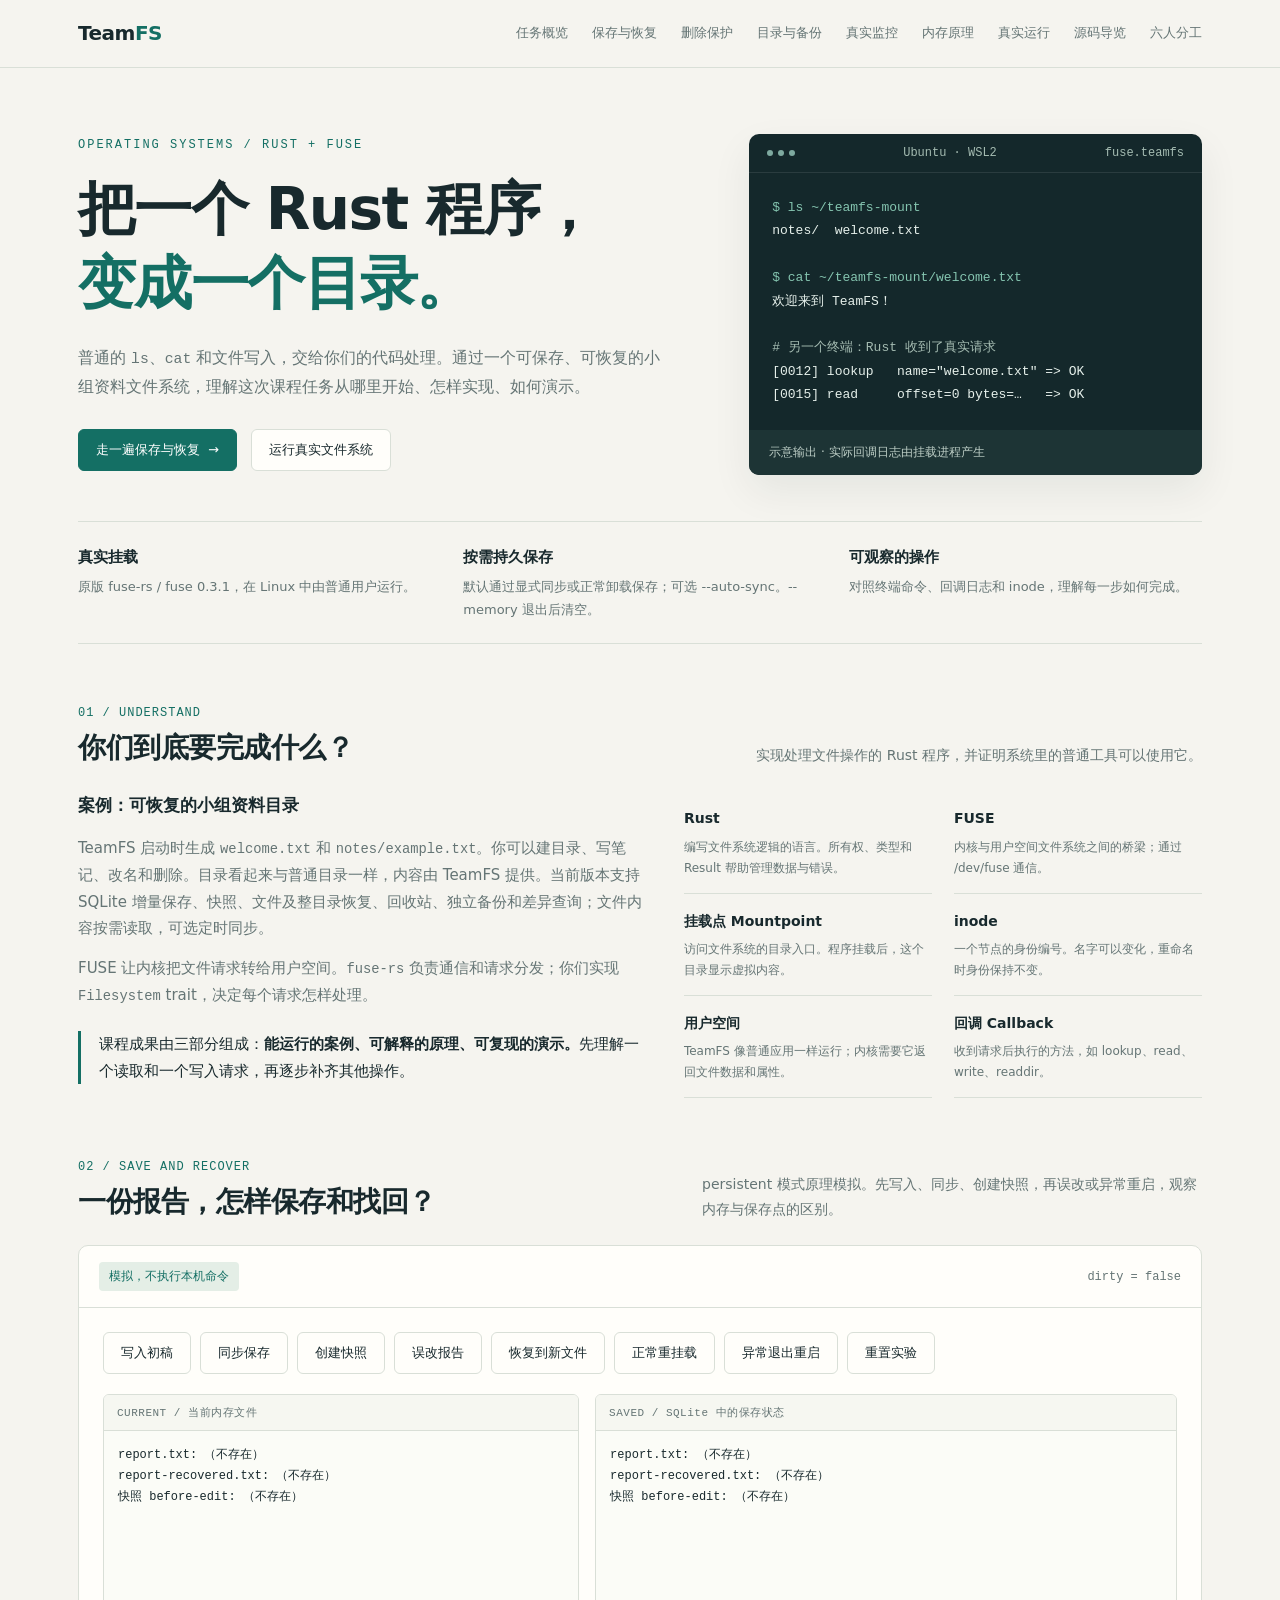
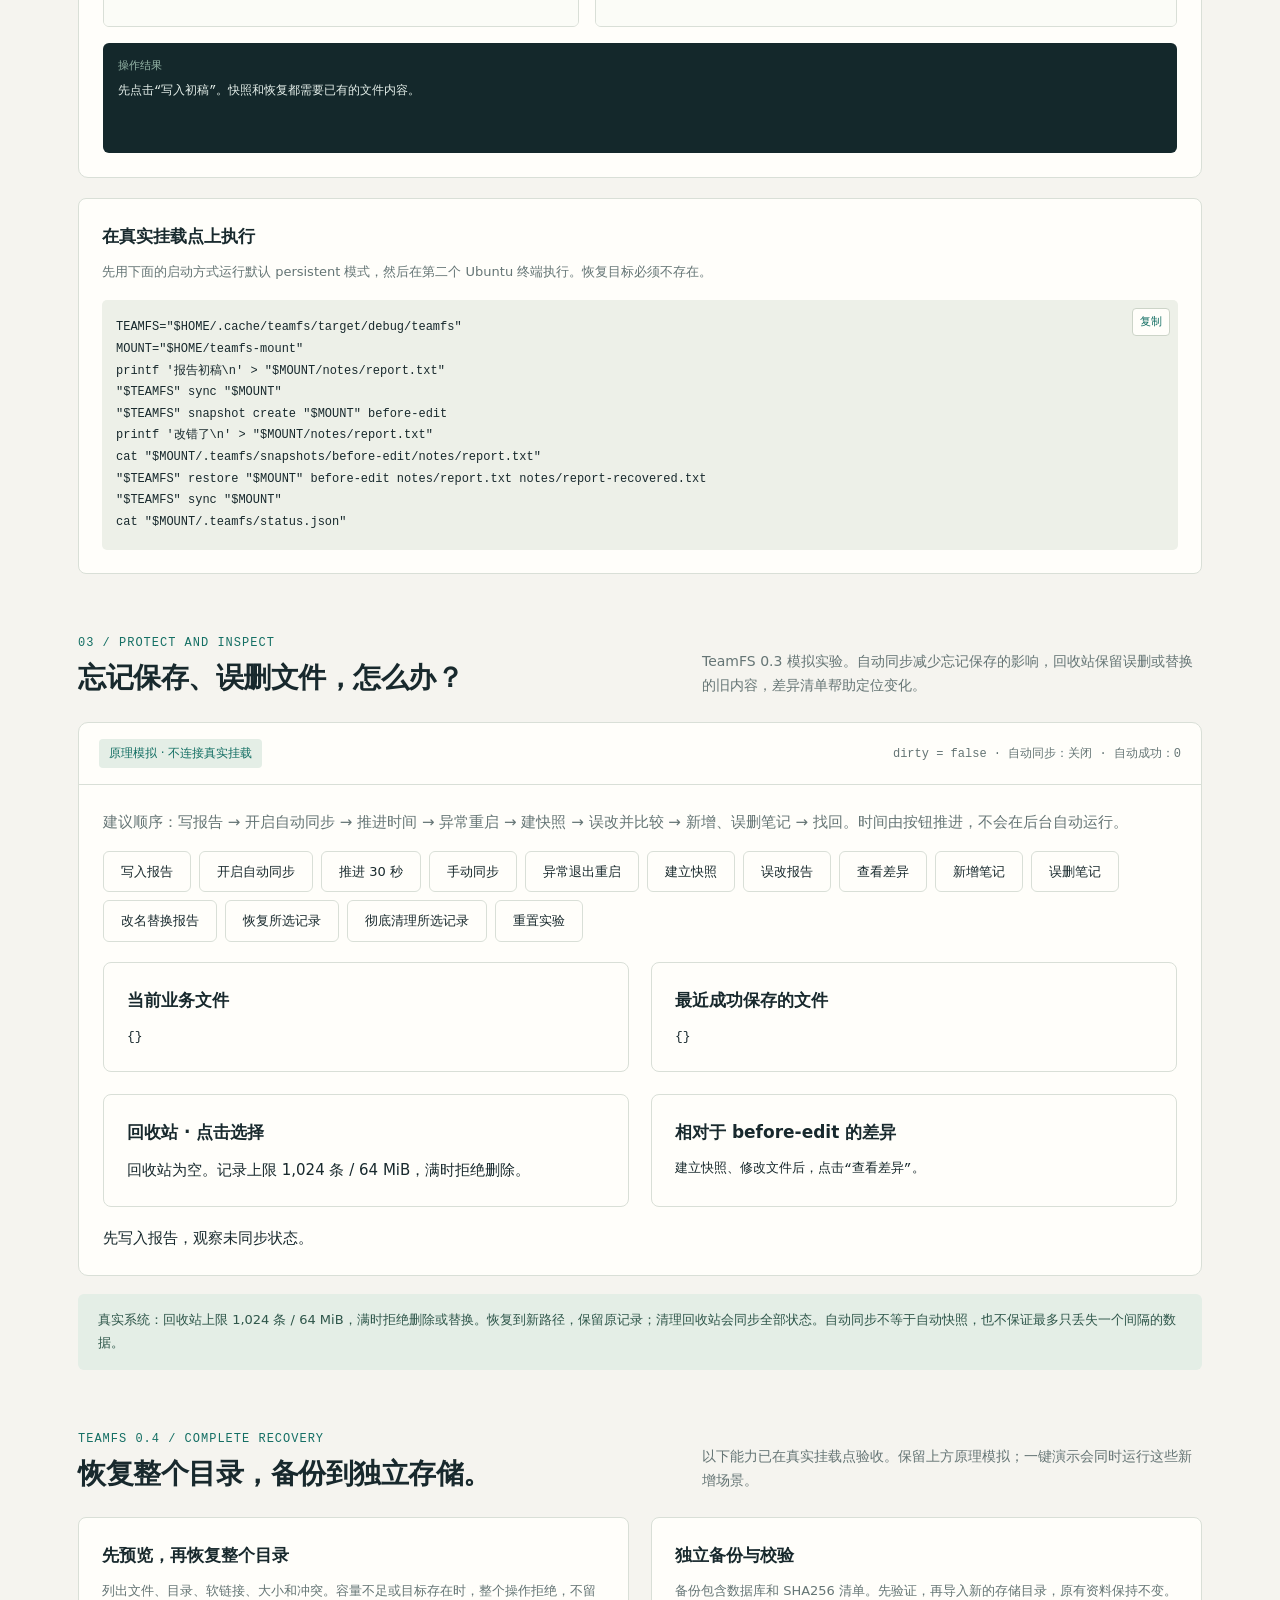
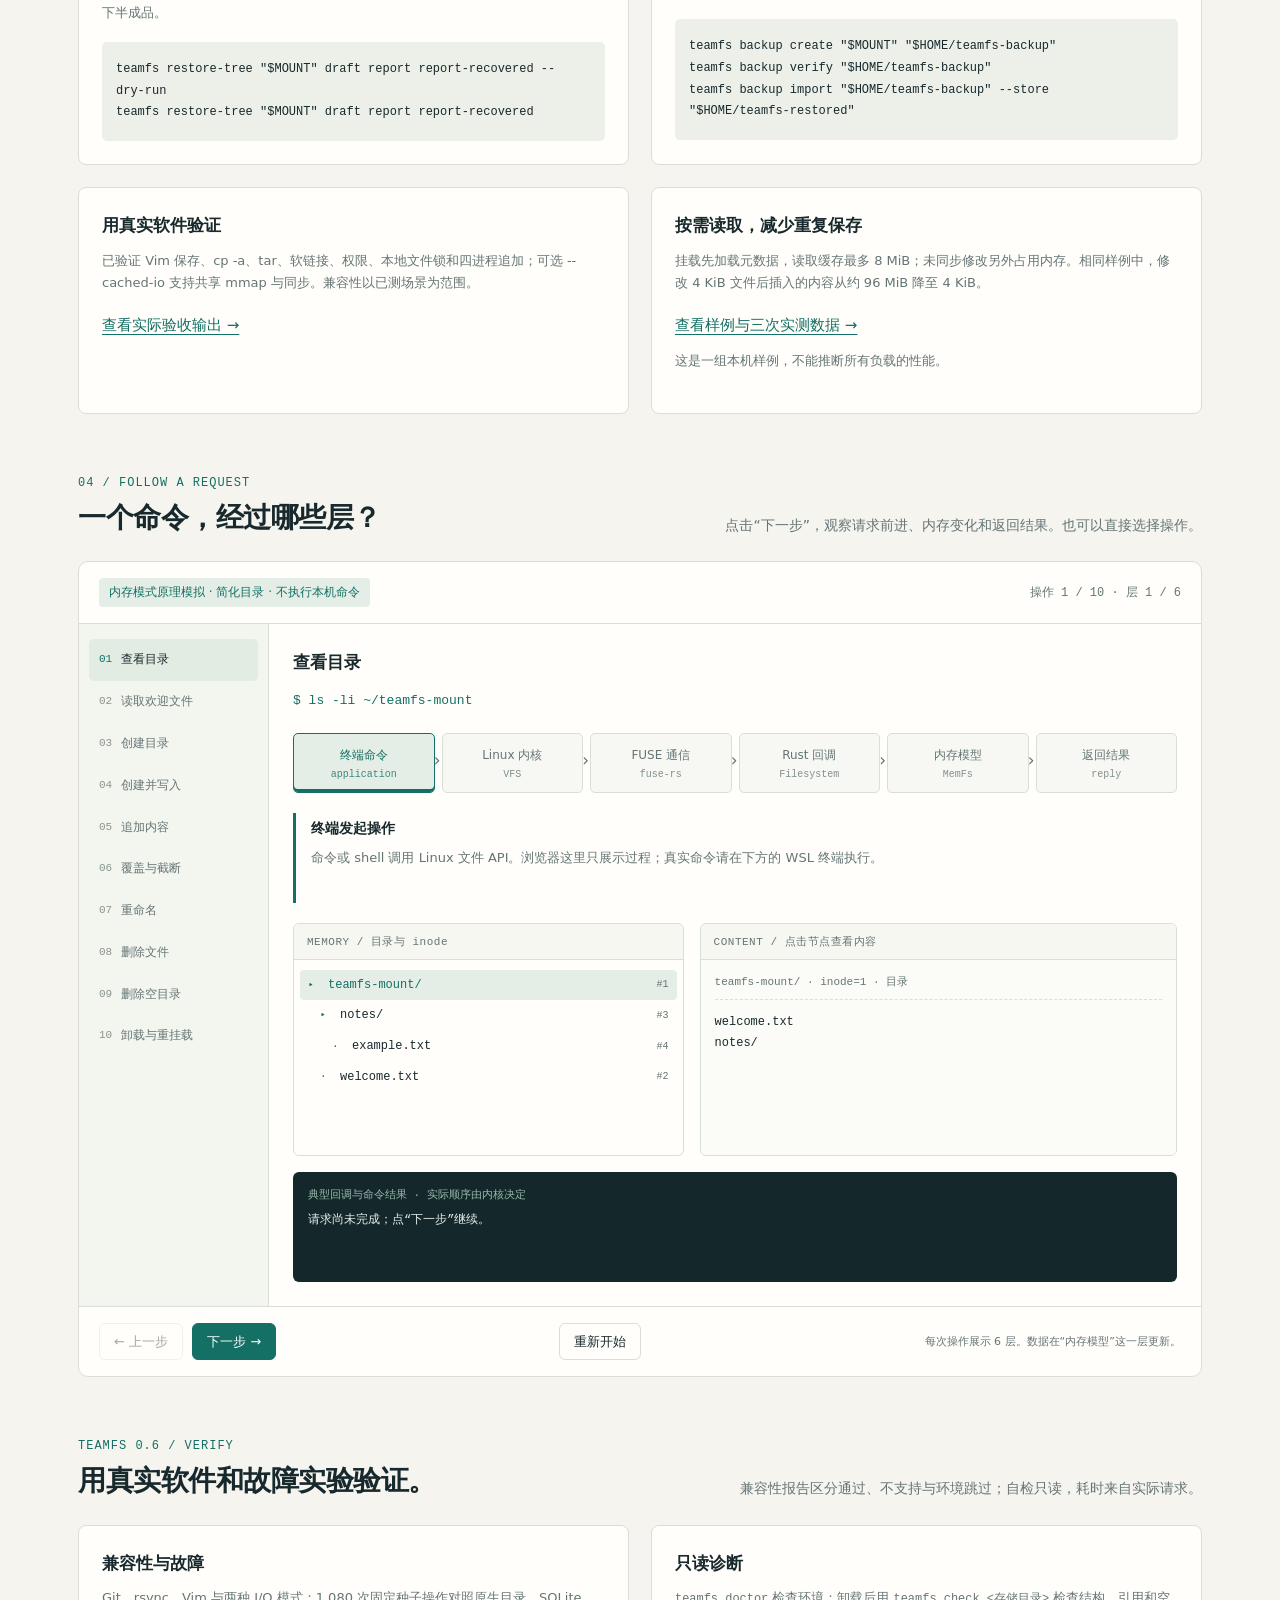
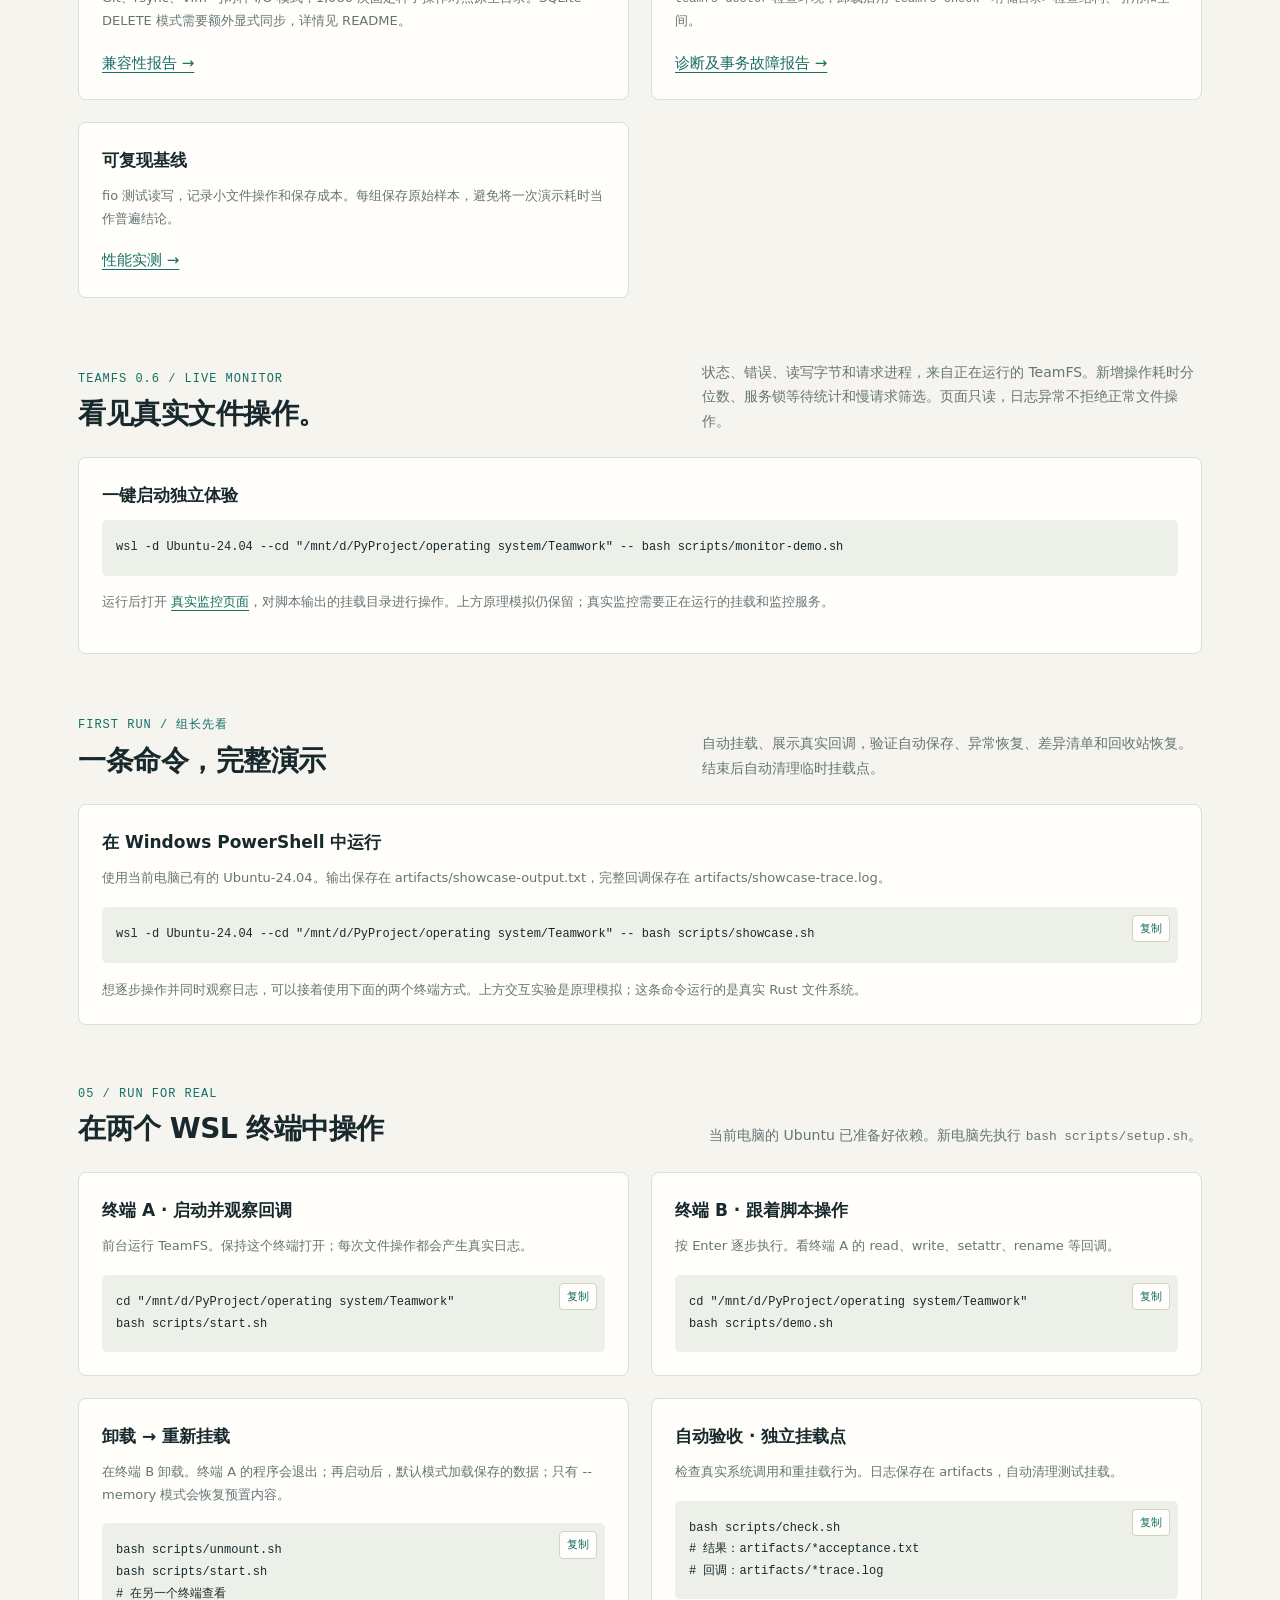
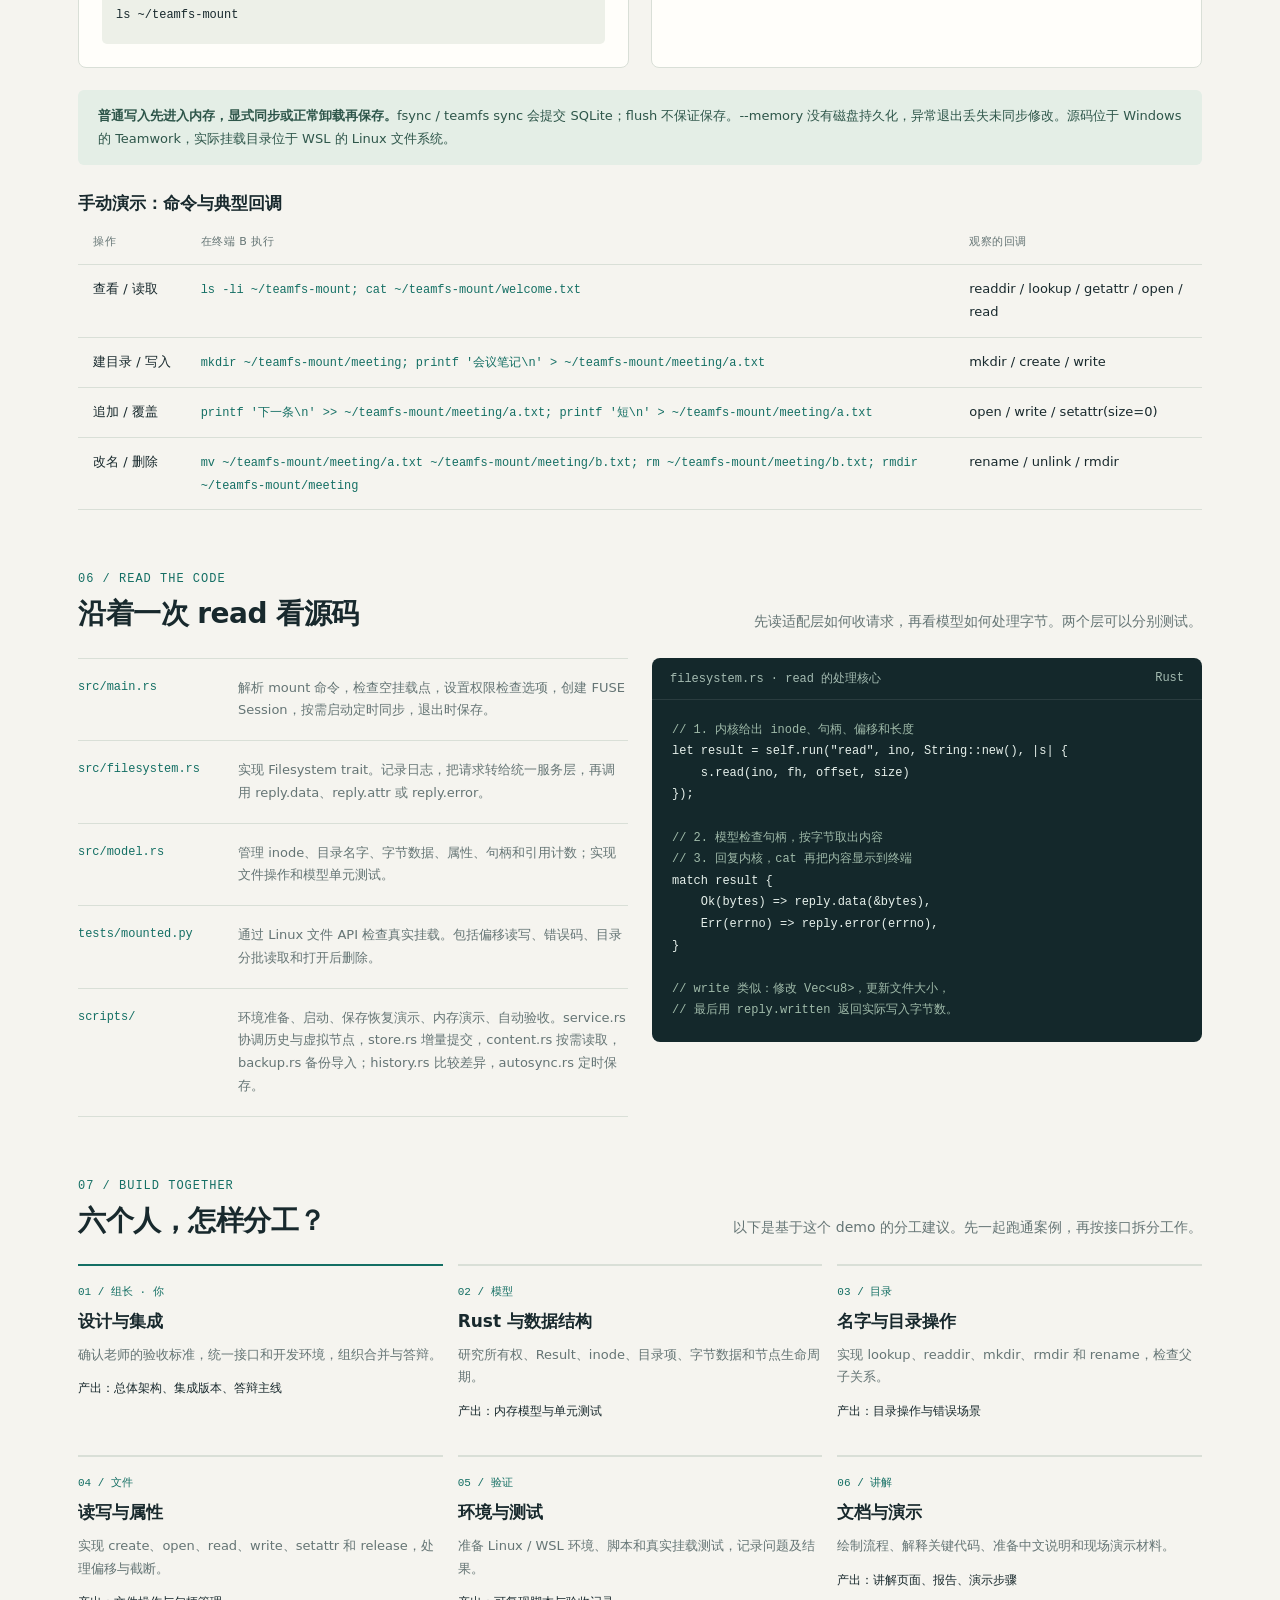
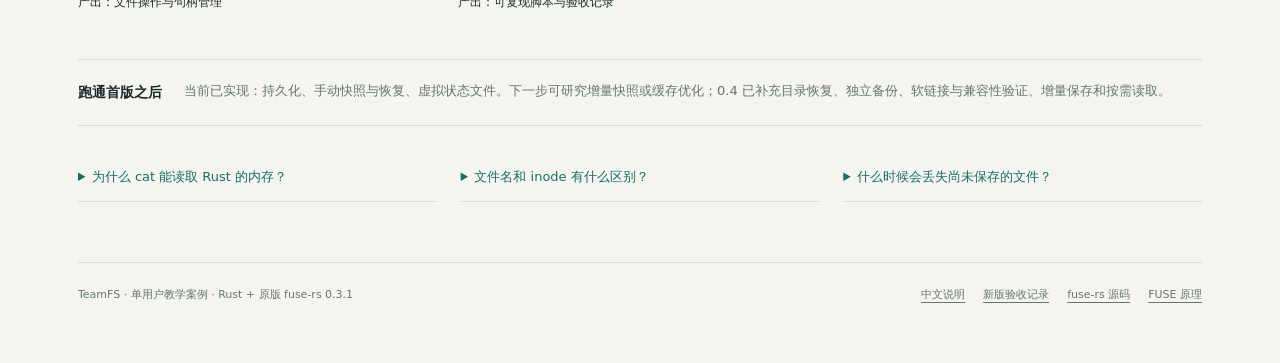
<file: demo/index.html>
<!doctype html>
<html lang="zh-CN">
<head>
<meta charset="utf-8">
<meta name="viewport" content="width=device-width, initial-scale=1">
<title>TeamFS · 从 Rust 程序到文件系统</title>
<style>
:root{--paper:#f5f4ef;--surface:#fffefa;--ink:#18292d;--muted:#657575;--line:#d9dfd7;--teal:#146f64;--soft:#e4eee6;--gold:#e3bf64;--terminal:#14282b;--terminal-ink:#e6f0eb;--mono:Consolas,"Cascadia Code",monospace;--sans:"Microsoft YaHei","PingFang SC",system-ui,sans-serif}
*{box-sizing:border-box}html{scroll-behavior:smooth;scroll-padding-top:84px}body{margin:0;background:var(--paper);color:var(--ink);font:15px/1.75 var(--sans)}button,a,input{touch-action:manipulation}button{font:inherit;cursor:pointer}a{color:var(--teal);text-underline-offset:4px}button:focus-visible,a:focus-visible{outline:3px solid var(--gold);outline-offset:4px}button:disabled{cursor:default;opacity:.4}h1,h2,h3,p{margin:0}h1{font-size:clamp(32px,4.6vw,58px);line-height:1.28;font-weight:650;letter-spacing:-1.6px}h2{font-size:28px;line-height:1.4;font-weight:600;letter-spacing:-.5px}h3{font-size:17px;font-weight:600}code,pre{font-family:var(--mono)}code{font-size:.92em}pre{margin:0;white-space:pre-wrap;overflow-wrap:anywhere;font-size:13px;line-height:1.8}nav{position:sticky;top:0;z-index:10;background:rgba(245,244,239,.96);border-bottom:1px solid var(--line);backdrop-filter:blur(12px)}.nav-inner{max-width:1180px;margin:auto;padding:16px 28px;display:flex;align-items:center;gap:28px}.brand{font-size:20px;color:var(--ink);font-weight:700;text-decoration:none;letter-spacing:-.5px}.brand span{color:var(--teal)}.nav-links{display:flex;gap:24px;margin-left:auto}.nav-links a{font-size:13px;color:var(--muted);text-decoration:none}.nav-links a:hover{color:var(--teal)}main{max-width:1180px;margin:auto;padding:0 28px 60px}.hero{padding:66px 0 46px;display:grid;grid-template-columns:1.35fr 1fr;gap:60px;align-items:center}.eyebrow{font:12px var(--mono);letter-spacing:2px;text-transform:uppercase;color:var(--teal);margin-bottom:20px}.hero h1 span{display:block;color:var(--teal)}.hero-description{max-width:590px;margin-top:24px;color:var(--muted);font-size:16px}.hero-actions{display:flex;gap:14px;align-items:center;margin-top:28px}.button{display:inline-flex;justify-content:center;align-items:center;gap:8px;border:1px solid var(--line);background:var(--surface);color:var(--ink);padding:10px 17px;border-radius:6px;text-decoration:none;font-size:13px;line-height:1.5}.button.primary{background:var(--teal);color:white;border-color:var(--teal)}.button:hover{filter:brightness(.96)}.hero-window{background:var(--terminal);color:var(--terminal-ink);border-radius:10px;overflow:hidden;box-shadow:0 16px 40px #152e2812}.window-bar{display:flex;align-items:center;justify-content:space-between;padding:12px 18px;font:12px var(--mono);border-bottom:1px solid #ffffff18;color:#a4bbb1}.dots{display:flex;gap:5px}.dots i{display:block;width:6px;height:6px;background:#7eaaa0;border-radius:100%}.terminal-body{padding:23px}.terminal-body .prompt{color:#85c5b0}.terminal-body .comment{color:#a4bbb1}.terminal-foot{font-size:12px;background:#1d3435;padding:12px 20px;color:#bccdc5}.intro-strip{display:grid;grid-template-columns:repeat(3,1fr);border-block:1px solid var(--line);padding:22px 0;gap:32px}.intro-strip strong{display:block;font-size:15px;font-weight:600}.intro-strip p{font-size:13px;color:var(--muted);margin-top:6px}.section{padding-top:62px}.section-head{display:flex;align-items:end;justify-content:space-between;gap:26px;margin-bottom:24px}.section-head p{color:var(--muted);font-size:14px;max-width:500px}.section-number{font:12px var(--mono);color:var(--teal);margin-bottom:8px;letter-spacing:1px}.overview{display:grid;grid-template-columns:1.1fr 1fr;gap:36px}.overview-text p{color:var(--muted);margin-top:14px}.overview-text .emphasis{color:var(--ink);border-left:3px solid var(--teal);padding-left:18px;margin-top:22px}.concepts{display:grid;grid-template-columns:1fr 1fr;gap:0 22px}.concept{padding:14px 0;border-bottom:1px solid var(--line)}.concept strong{font-size:14px;font-weight:600}.concept p{font-size:12px;color:var(--muted);margin-top:5px}.lab{background:var(--surface);border:1px solid var(--line);border-radius:10px;overflow:hidden}.lab-bar{display:flex;align-items:center;justify-content:space-between;gap:16px;border-bottom:1px solid var(--line);padding:16px 20px}.simulation-label{font-size:12px;color:var(--teal);background:var(--soft);padding:4px 10px;border-radius:4px}.step-position{font:12px var(--mono);color:var(--muted)}.lab-layout{display:grid;grid-template-columns:190px 1fr}.scenario-list{padding:15px 10px;border-right:1px solid var(--line);background:#f3f5ef}.scenario{display:flex;gap:9px;align-items:start;width:100%;text-align:left;border:0;background:transparent;border-radius:5px;padding:11px 10px;color:var(--muted);font-size:12px;line-height:1.5}.scenario span:first-child{font:11px/1.8 var(--mono);color:#89958d}.scenario.active{color:var(--ink);background:#e2ece2}.scenario.active span:first-child{color:var(--teal)}.scenario:hover{background:#e9eee5}.lab-main{padding:24px;min-width:0}.command-row{display:flex;gap:15px;justify-content:space-between;align-items:start;margin-bottom:20px}.command-row h3{margin-bottom:8px}.command{color:var(--teal);font-size:13px;overflow-wrap:anywhere}.flow{display:grid;grid-template-columns:repeat(6,1fr);gap:7px;margin-bottom:20px}.flow-node{position:relative;padding:12px 5px;text-align:center;border:1px solid var(--line);border-radius:5px;color:var(--muted);font-size:12px;line-height:1.5;background:#f7f8f3}.flow-node small{display:block;font:10px var(--mono);margin-top:5px;opacity:.8}.flow-node.active{border-color:var(--teal);color:var(--teal);background:var(--soft);box-shadow:inset 0 -3px var(--teal)}.flow-node.completed{color:var(--ink);background:#eef1e9}.flow-node:not(:last-child)::after{content:'›';position:absolute;right:-7px;top:14px;z-index:1;color:var(--muted);font-size:17px}.explanation{min-height:90px;border-left:3px solid var(--teal);padding:2px 0 2px 15px;margin-bottom:20px}.explanation strong{font-size:14px;font-weight:600}.explanation p{font-size:13px;color:var(--muted);margin-top:6px}.data-panels{display:grid;grid-template-columns:.9fr 1.1fr;gap:16px}.data-panel{border:1px solid var(--line);border-radius:6px;min-width:0;overflow:hidden}.panel-label{font:11px var(--mono);letter-spacing:.5px;border-bottom:1px solid var(--line);padding:10px 13px;color:var(--muted);background:#f6f7f1}.files{padding:10px 6px;min-height:195px}.file{display:flex;gap:7px;align-items:center;min-width:0;text-align:left;width:100%;padding:6px 8px;border:0;background:transparent;font:12px/1.55 var(--mono);color:var(--ink);border-radius:4px}.file.active{background:var(--soft);color:var(--teal)}.file small{margin-left:auto;color:var(--muted);font-size:10px;white-space:nowrap}.file .file-name{overflow-wrap:anywhere}.file-symbol{font-size:11px;color:var(--teal);width:13px;flex-shrink:0}.preview{padding:14px;min-height:195px;background:#fbfcf7}.preview-meta{font:11px var(--mono);color:var(--muted);padding-bottom:10px;border-bottom:1px dashed var(--line);margin-bottom:12px}.preview pre{font:12px/1.75 var(--mono)}.output{margin-top:16px;background:var(--terminal);color:var(--terminal-ink);padding:15px;border-radius:6px;min-height:110px}.output-label{color:#97b7a9;font:11px var(--mono);margin-bottom:8px}.output pre{font-size:12px}.lab-controls{display:flex;justify-content:space-between;gap:12px;align-items:center;border-top:1px solid var(--line);padding:16px 20px}.control-group{display:flex;gap:9px}.lab-controls .button{padding:8px 14px}.lab-controls p{font-size:11px;color:var(--muted)}.run-grid{display:grid;grid-template-columns:1fr 1fr;gap:22px}.run-card{border:1px solid var(--line);background:var(--surface);border-radius:8px;padding:23px;min-width:0}.run-card h3{margin-bottom:9px}.run-card p{font-size:13px;color:var(--muted);margin-bottom:17px}.codebox{position:relative;background:#edf0e8;border-radius:5px;padding:17px 14px;min-width:0}.codebox pre{padding-right:34px;font-size:12px}.copy{position:absolute;top:8px;right:8px;border:1px solid #ccd4c8;background:var(--surface);border-radius:4px;color:var(--teal);padding:3px 7px;font-size:11px}.copy:hover{background:var(--soft)}.run-note{grid-column:1/-1;background:var(--soft);padding:15px 20px;border-radius:6px;font-size:13px;color:#2e564a}.run-note strong{font-weight:600}.manual{margin-top:24px}.table-wrap{overflow-x:auto}table{width:100%;border-collapse:collapse;text-align:left;font-size:13px}th{font-weight:500;color:var(--muted);font-size:11px;letter-spacing:.5px}th,td{padding:13px 15px;border-bottom:1px solid var(--line);vertical-align:top}td:first-child{white-space:nowrap}td code{color:var(--teal)}.source-grid{display:grid;grid-template-columns:1fr 1fr;gap:24px}.source-list{border-top:1px solid var(--line)}.source-row{display:grid;grid-template-columns:145px 1fr;gap:15px;padding:18px 0;border-bottom:1px solid var(--line);font-size:13px}.source-row code{color:var(--teal)}.source-row p{color:var(--muted)}.rust-code{background:var(--terminal);color:var(--terminal-ink);border-radius:8px;overflow:hidden;align-self:start}.rust-code pre{padding:20px;font-size:12px}.rust-code .comment{color:#9fbaa9}.team-grid{display:grid;grid-template-columns:repeat(3,1fr);gap:15px}.team-card{border-top:2px solid var(--line);padding:18px 0}.team-card.leader{border-color:var(--teal)}.team-card .role{font:11px var(--mono);color:var(--teal);margin-bottom:8px}.team-card p{font-size:13px;color:var(--muted);margin-top:7px}.deliverable{display:block;color:var(--ink);font-size:12px;margin-top:12px}.extensions{margin-top:28px;border-block:1px solid var(--line);padding:20px 0;display:flex;gap:22px}.extensions strong{font-size:14px;flex-shrink:0}.extensions p{color:var(--muted);font-size:13px}.leader-questions{margin-top:28px;display:grid;grid-template-columns:repeat(3,1fr);gap:24px}.leader-questions details{border-bottom:1px solid var(--line);padding:12px 0}.leader-questions summary{font-size:13px;cursor:pointer;color:var(--teal)}.leader-questions p{font-size:12px;color:var(--muted);margin-top:10px}.footer{margin-top:60px;padding-top:22px;border-top:1px solid var(--line);display:flex;gap:18px;justify-content:space-between;color:var(--muted);font-size:11px}.footer-links{display:flex;gap:18px;flex-wrap:wrap}.footer a{color:var(--muted)}.sr-only{position:absolute;width:1px;height:1px;padding:0;margin:-1px;overflow:hidden;clip:rect(0,0,0,0);white-space:nowrap;border:0}
@media(max-width:950px){.hero{gap:30px}.lab-layout{grid-template-columns:150px 1fr}.lab-main{padding:18px}.flow{gap:5px}.flow-node{font-size:11px}.nav-links{gap:14px}.source-row{grid-template-columns:120px 1fr}.data-panels{grid-template-columns:1fr}}
@media(max-width:680px){.nav-inner{padding:12px 18px;gap:16px}.brand{font-size:18px}.nav-links{overflow-x:auto;gap:16px;white-space:nowrap}.nav-links a{font-size:11px}main{padding:0 18px 36px}.hero{grid-template-columns:1fr;padding:38px 0 28px;gap:27px}.hero h1{letter-spacing:-.8px}.hero-description{font-size:14px;margin-top:18px}.hero-actions{margin-top:20px}.intro-strip{grid-template-columns:1fr;gap:15px;padding:20px 0}.intro-strip p{margin-top:3px}.section{padding-top:38px}.section-head{display:block;margin-bottom:18px}.section-head p{margin-top:10px;font-size:13px}h2{font-size:24px}.overview,.source-grid,.run-grid{grid-template-columns:1fr;gap:20px}.concepts{gap:0 16px}.lab-layout{display:block}.scenario-list{display:flex;overflow-x:auto;border-right:0;border-bottom:1px solid var(--line);gap:6px;padding:10px}.scenario{min-width:112px;width:auto;padding:8px}.lab-main{padding:16px}.lab-bar{padding:12px 14px}.simulation-label{font-size:10px}.flow{grid-template-columns:repeat(3,1fr);gap:7px}.flow-node{font-size:12px}.flow-node:nth-child(3)::after{display:none}.command-row{display:block}.command{font-size:12px}.explanation{min-height:104px}.lab-controls{padding:13px;align-items:start;flex-wrap:wrap}.lab-controls p{width:100%}.team-grid{grid-template-columns:1fr 1fr;gap:16px}.team-card h3{font-size:15px}.extensions{display:block}.extensions p{margin-top:8px}.leader-questions{grid-template-columns:1fr;gap:0}.footer{display:block;margin-top:36px}.footer-links{margin-top:14px}.run-note{grid-column:auto}.run-card{padding:18px}.source-row{grid-template-columns:115px 1fr;gap:12px}.terminal-body{padding:18px}.hero-window pre{font-size:12px}}
@media(prefers-reduced-motion:reduce){html{scroll-behavior:auto}}
</style>
</head>
<body>
<nav aria-label="页面导航"><div class="nav-inner"><a class="brand" href="#top">Team<span>FS</span><span class="sr-only"> 首页</span></a><div class="nav-links"><a href="#overview">任务概览</a><a href="#recovery">保存与恢复</a><a href="#protection">删除保护</a><a href="#complete">目录与备份</a><a href="http://127.0.0.1:8766/">真实监控</a><a href="#lab">内存原理</a><a href="#quickstart">真实运行</a><a href="#source">源码导览</a><a href="#team">六人分工</a></div></div></nav>
<main id="top">
<header class="hero"><div><div class="eyebrow">Operating systems / Rust + FUSE</div><h1>把一个 Rust 程序，<span>变成一个目录。</span></h1><p class="hero-description">普通的 <code>ls</code>、<code>cat</code> 和文件写入，交给你们的代码处理。通过一个可保存、可恢复的小组资料文件系统，理解这次课程任务从哪里开始、怎样实现、如何演示。</p><div class="hero-actions"><a class="button primary" href="#recovery">走一遍保存与恢复 <span aria-hidden="true">→</span></a><a class="button" href="#quickstart">运行真实文件系统</a></div></div><div class="hero-window"><div class="window-bar"><span class="dots" aria-hidden="true"><i></i><i></i><i></i></span><span>Ubuntu · WSL2</span><span>fuse.teamfs</span></div><div class="terminal-body"><pre><span class="prompt">$ ls ~/teamfs-mount</span>
notes/  welcome.txt

<span class="prompt">$ cat ~/teamfs-mount/welcome.txt</span>
欢迎来到 TeamFS！

<span class="comment"># 另一个终端：Rust 收到了真实请求</span>
[0012] lookup   name="welcome.txt" => OK
[0015] read     offset=0 bytes=…   => OK</pre></div><div class="terminal-foot">示意输出 · 实际回调日志由挂载进程产生</div></div></header>
<div class="intro-strip"><div><strong>真实挂载</strong><p>原版 fuse-rs / fuse 0.3.1，在 Linux 中由普通用户运行。</p></div><div><strong>按需持久保存</strong><p>默认通过显式同步或正常卸载保存；可选 --auto-sync。--memory 退出后清空。</p></div><div><strong>可观察的操作</strong><p>对照终端命令、回调日志和 inode，理解每一步如何完成。</p></div></div>

<section class="section" id="overview"><div class="section-head"><div><div class="section-number">01 / UNDERSTAND</div><h2>你们到底要完成什么？</h2></div><p>实现处理文件操作的 Rust 程序，并证明系统里的普通工具可以使用它。</p></div><div class="overview"><div class="overview-text"><h3>案例：可恢复的小组资料目录</h3><p>TeamFS 启动时生成 <code>welcome.txt</code> 和 <code>notes/example.txt</code>。你可以建目录、写笔记、改名和删除。目录看起来与普通目录一样，内容由 TeamFS 提供。当前版本支持 SQLite 增量保存、快照、文件及整目录恢复、回收站、独立备份和差异查询；文件内容按需读取，可选定时同步。</p><p>FUSE 让内核把文件请求转给用户空间。<code>fuse-rs</code> 负责通信和请求分发；你们实现 <code>Filesystem</code> trait，决定每个请求怎样处理。</p><p class="emphasis">课程成果由三部分组成：<strong>能运行的案例、可解释的原理、可复现的演示。</strong>先理解一个读取和一个写入请求，再逐步补齐其他操作。</p></div><div class="concepts"><div class="concept"><strong>Rust</strong><p>编写文件系统逻辑的语言。所有权、类型和 Result 帮助管理数据与错误。</p></div><div class="concept"><strong>FUSE</strong><p>内核与用户空间文件系统之间的桥梁；通过 /dev/fuse 通信。</p></div><div class="concept"><strong>挂载点 Mountpoint</strong><p>访问文件系统的目录入口。程序挂载后，这个目录显示虚拟内容。</p></div><div class="concept"><strong>inode</strong><p>一个节点的身份编号。名字可以变化，重命名时身份保持不变。</p></div><div class="concept"><strong>用户空间</strong><p>TeamFS 像普通应用一样运行；内核需要它返回文件数据和属性。</p></div><div class="concept"><strong>回调 Callback</strong><p>收到请求后执行的方法，如 lookup、read、write、readdir。</p></div></div></div></section>

<section class="section" id="recovery"><div class="section-head"><div><div class="section-number">02 / SAVE AND RECOVER</div><h2>一份报告，怎样保存和找回？</h2></div><p>persistent 模式原理模拟。先写入、同步、创建快照，再误改或异常重启，观察内存与保存点的区别。</p></div>
<div class="lab"><div class="lab-bar"><span class="simulation-label">模拟，不执行本机命令</span><span id="recovery-dirty" class="step-position">dirty = false</span></div>
<div class="lab-main"><div class="control-group" style="flex-wrap:wrap;margin-bottom:20px">
<button class="button" type="button" data-recovery="write">写入初稿</button><button class="button" type="button" data-recovery="sync">同步保存</button><button class="button" type="button" data-recovery="snapshot">创建快照</button><button class="button" type="button" data-recovery="edit">误改报告</button><button class="button" type="button" data-recovery="restore">恢复到新文件</button><button class="button" type="button" data-recovery="remount">正常重挂载</button><button class="button" type="button" data-recovery="crash">异常退出重启</button><button class="button" type="button" data-recovery="reset">重置实验</button>
</div><div class="data-panels"><div class="data-panel"><div class="panel-label">CURRENT / 当前内存文件</div><div class="preview"><pre id="recovery-current"></pre></div></div><div class="data-panel"><div class="panel-label">SAVED / SQLite 中的保存状态</div><div class="preview"><pre id="recovery-saved"></pre></div></div></div>
<div class="output"><div class="output-label">操作结果</div><pre id="recovery-result" aria-live="polite">先点击“写入初稿”。快照和恢复都需要已有的文件内容。</pre></div></div></div>
<div class="run-card" style="margin-top:20px"><h3>在真实挂载点上执行</h3><p>先用下面的启动方式运行默认 persistent 模式，然后在第二个 Ubuntu 终端执行。恢复目标必须不存在。</p><div class="codebox"><button class="copy" data-copy="recovery-code" type="button">复制</button><pre id="recovery-code">TEAMFS="$HOME/.cache/teamfs/target/debug/teamfs"
MOUNT="$HOME/teamfs-mount"
printf '报告初稿\n' > "$MOUNT/notes/report.txt"
"$TEAMFS" sync "$MOUNT"
"$TEAMFS" snapshot create "$MOUNT" before-edit
printf '改错了\n' > "$MOUNT/notes/report.txt"
cat "$MOUNT/.teamfs/snapshots/before-edit/notes/report.txt"
"$TEAMFS" restore "$MOUNT" before-edit notes/report.txt notes/report-recovered.txt
"$TEAMFS" sync "$MOUNT"
cat "$MOUNT/.teamfs/status.json"</pre></div></div></section>
<section class="section" id="protection"><div class="section-head"><div><div class="section-number">03 / PROTECT AND INSPECT</div><h2>忘记保存、误删文件，怎么办？</h2></div><p>TeamFS 0.3 模拟实验。自动同步减少忘记保存的影响，回收站保留误删或替换的旧内容，差异清单帮助定位变化。</p></div>
<div class="lab"><div class="lab-bar"><span class="simulation-label">原理模拟 · 不连接真实挂载</span><span id="protection-state" class="step-position"></span></div><div class="lab-main">
<p style="margin-bottom:16px;color:var(--muted)">建议顺序：写报告 → 开启自动同步 → 推进时间 → 异常重启 → 建快照 → 误改并比较 → 新增、误删笔记 → 找回。时间由按钮推进，不会在后台自动运行。</p>
<div class="control-group" style="flex-wrap:wrap;gap:8px;margin-bottom:20px">
<button type="button" class="button" data-protection="write">写入报告</button><button type="button" class="button" data-protection="auto" id="protection-auto" aria-pressed="false">开启自动同步</button><button type="button" class="button" data-protection="tick">推进 30 秒</button><button type="button" class="button" data-protection="sync">手动同步</button><button type="button" class="button" data-protection="crash">异常退出重启</button><button type="button" class="button" data-protection="snapshot">建立快照</button><button type="button" class="button" data-protection="edit">误改报告</button><button type="button" class="button" data-protection="diff">查看差异</button><button type="button" class="button" data-protection="note">新增笔记</button><button type="button" class="button" data-protection="delete">误删笔记</button><button type="button" class="button" data-protection="replace">改名替换报告</button><button type="button" class="button" data-protection="restore">恢复所选记录</button><button type="button" class="button" data-protection="purge">彻底清理所选记录</button><button type="button" class="button" data-protection="reset">重置实验</button>
</div><div class="run-grid"><article class="run-card"><h3>当前业务文件</h3><pre id="protection-live"></pre></article><article class="run-card"><h3>最近成功保存的文件</h3><pre id="protection-saved"></pre></article><article class="run-card"><h3>回收站 · 点击选择</h3><div id="protection-trash" class="control-group" style="flex-wrap:wrap;gap:8px"></div></article><article class="run-card"><h3>相对于 before-edit 的差异</h3><pre id="protection-diff">建立快照、修改文件后，点击“查看差异”。</pre></article></div>
<p id="protection-result" role="status" style="margin-top:18px">先写入报告，观察未同步状态。</p></div></div>
<div class="run-note" style="margin-top:18px">真实系统：回收站上限 1,024 条 / 64 MiB，满时拒绝删除或替换。恢复到新路径，保留原记录；清理回收站会同步全部状态。自动同步不等于自动快照，也不保证最多只丢失一个间隔的数据。</div></section>
<section class="section" id="complete"><div class="section-head"><div><div class="section-number">TEAMFS 0.4 / COMPLETE RECOVERY</div><h2>恢复整个目录，备份到独立存储。</h2></div><p>以下能力已在真实挂载点验收。保留上方原理模拟；一键演示会同时运行这些新增场景。</p></div>
<div class="run-grid"><article class="run-card"><h3>先预览，再恢复整个目录</h3><p>列出文件、目录、软链接、大小和冲突。容量不足或目标存在时，整个操作拒绝，不留下半成品。</p><div class="codebox"><pre>teamfs restore-tree "$MOUNT" draft report report-recovered --dry-run
teamfs restore-tree "$MOUNT" draft report report-recovered</pre></div></article>
<article class="run-card"><h3>独立备份与校验</h3><p>备份包含数据库和 SHA256 清单。先验证，再导入新的存储目录，原有资料保持不变。</p><div class="codebox"><pre>teamfs backup create "$MOUNT" "$HOME/teamfs-backup"
teamfs backup verify "$HOME/teamfs-backup"
teamfs backup import "$HOME/teamfs-backup" --store "$HOME/teamfs-restored"</pre></div></article>
<article class="run-card"><h3>用真实软件验证</h3><p>已验证 Vim 保存、cp -a、tar、软链接、权限、本地文件锁和四进程追加；可选 --cached-io 支持共享 mmap 与同步。兼容性以已测场景为范围。</p><a href="../artifacts/v5-acceptance.txt">查看实际验收输出 →</a></article>
<article class="run-card"><h3>按需读取，减少重复保存</h3><p>挂载先加载元数据，读取缓存最多 8 MiB；未同步修改另外占用内存。相同样例中，修改 4 KiB 文件后插入的内容从约 96 MiB 降至 4 KiB。</p><a href="../artifacts/performance-v4.json">查看样例与三次实测数据 →</a><p style="margin-top:12px">这是一组本机样例，不能推断所有负载的性能。</p></article></div></section>
<section class="section" id="lab"><div class="section-head"><div><div class="section-number">04 / FOLLOW A REQUEST</div><h2>一个命令，经过哪些层？</h2></div><p>点击“下一步”，观察请求前进、内存变化和返回结果。也可以直接选择操作。</p></div><div class="lab"><div class="lab-bar"><span class="simulation-label">内存模式原理模拟 · 简化目录 · 不执行本机命令</span><span class="step-position" id="position">操作 1 / 10 · 层 1 / 6</span></div><div class="lab-layout"><aside class="scenario-list" id="scenarios" aria-label="选择模拟操作"></aside><div class="lab-main"><div class="command-row"><div><h3 id="operation-title"></h3><code class="command" id="sim-command"></code></div></div><div class="flow" aria-label="请求处理层"><div class="flow-node" data-stage="0">终端命令<small>application</small></div><div class="flow-node" data-stage="1">Linux 内核<small>VFS</small></div><div class="flow-node" data-stage="2">FUSE 通信<small>fuse-rs</small></div><div class="flow-node" data-stage="3">Rust 回调<small>Filesystem</small></div><div class="flow-node" data-stage="4">内存模型<small>MemFs</small></div><div class="flow-node" data-stage="5">返回结果<small>reply</small></div></div><div class="explanation" aria-live="polite"><strong id="stage-title"></strong><p id="stage-description"></p></div><div class="data-panels"><div class="data-panel"><div class="panel-label">MEMORY / 目录与 inode</div><div class="files" id="files"></div></div><div class="data-panel"><div class="panel-label">CONTENT / 点击节点查看内容</div><div class="preview"><div class="preview-meta" id="preview-meta"></div><pre id="preview-content"></pre></div></div></div><div class="output"><div class="output-label">典型回调与命令结果 · 实际顺序由内核决定</div><pre id="sim-output" aria-live="polite"></pre></div></div></div><div class="lab-controls"><div class="control-group"><button class="button" id="previous" type="button">← 上一步</button><button class="button primary" id="next" type="button">下一步 →</button></div><button class="button" id="reset" type="button">重新开始</button><p>每次操作展示 6 层。数据在“内存模型”这一层更新。</p></div></div></section>

<section class="section" id="quality"><div class="section-head"><div><div class="section-number">TEAMFS 0.6 / VERIFY</div><h2>用真实软件和故障实验验证。</h2></div><p>兼容性报告区分通过、不支持与环境跳过；自检只读，耗时来自实际请求。</p></div><div class="run-grid"><article class="run-card"><h3>兼容性与故障</h3><p>Git、rsync、Vim 与两种 I/O 模式；1,080 次固定种子操作对照原生目录。SQLite DELETE 模式需要额外显式同步，详情见 README。</p><a href="../artifacts/compatibility-v6.json">兼容性报告 →</a></article><article class="run-card"><h3>只读诊断</h3><p><code>teamfs doctor</code> 检查环境；卸载后用 <code>teamfs check &lt;存储目录&gt;</code> 检查结构、引用和空间。</p><a href="../artifacts/v6-acceptance.json">诊断及事务故障报告 →</a></article><article class="run-card"><h3>可复现基线</h3><p>fio 测试读写，记录小文件操作和保存成本。每组保存原始样本，避免将一次演示耗时当作普遍结论。</p><a href="../artifacts/baseline-v6.json">性能实测 →</a></article></div></section>
<section class="section" id="live-monitor"><div class="section-head"><div><div class="section-number">TEAMFS 0.6 / LIVE MONITOR</div><h2>看见真实文件操作。</h2></div><p>状态、错误、读写字节和请求进程，来自正在运行的 TeamFS。新增操作耗时分位数、服务锁等待统计和慢请求筛选。页面只读，日志异常不拒绝正常文件操作。</p></div><article class="run-card"><h3>一键启动独立体验</h3><div class="codebox"><pre>wsl -d Ubuntu-24.04 --cd "/mnt/d/PyProject/operating system/Teamwork" -- bash scripts/monitor-demo.sh</pre></div><p style="margin-top:15px">运行后打开 <a href="http://127.0.0.1:8766/">真实监控页面</a>，对脚本输出的挂载目录进行操作。上方原理模拟仍保留；真实监控需要正在运行的挂载和监控服务。</p></article></section>
<section class="section" id="quickstart"><div class="section-head"><div><div class="section-number">FIRST RUN / 组长先看</div><h2>一条命令，完整演示</h2></div><p>自动挂载、展示真实回调，验证自动保存、异常恢复、差异清单和回收站恢复。结束后自动清理临时挂载点。</p></div><article class="run-card"><h3>在 Windows PowerShell 中运行</h3><p>使用当前电脑已有的 Ubuntu-24.04。输出保存在 artifacts/showcase-output.txt，完整回调保存在 artifacts/showcase-trace.log。</p><div class="codebox"><button class="copy" data-copy="showcase-code" type="button">复制</button><pre id="showcase-code">wsl -d Ubuntu-24.04 --cd "/mnt/d/PyProject/operating system/Teamwork" -- bash scripts/showcase.sh</pre></div><p style="margin:16px 0 0">想逐步操作并同时观察日志，可以接着使用下面的两个终端方式。上方交互实验是原理模拟；这条命令运行的是真实 Rust 文件系统。</p></article></section>

<section class="section" id="run"><div class="section-head"><div><div class="section-number">05 / RUN FOR REAL</div><h2>在两个 WSL 终端中操作</h2></div><p>当前电脑的 Ubuntu 已准备好依赖。新电脑先执行 <code>bash scripts/setup.sh</code>。</p></div><div class="run-grid"><article class="run-card"><h3>终端 A · 启动并观察回调</h3><p>前台运行 TeamFS。保持这个终端打开；每次文件操作都会产生真实日志。</p><div class="codebox"><button class="copy" data-copy="start-code" type="button">复制</button><pre id="start-code">cd "/mnt/d/PyProject/operating system/Teamwork"
bash scripts/start.sh</pre></div></article><article class="run-card"><h3>终端 B · 跟着脚本操作</h3><p>按 Enter 逐步执行。看终端 A 的 read、write、setattr、rename 等回调。</p><div class="codebox"><button class="copy" data-copy="demo-code" type="button">复制</button><pre id="demo-code">cd "/mnt/d/PyProject/operating system/Teamwork"
bash scripts/demo.sh</pre></div></article><article class="run-card"><h3>卸载 → 重新挂载</h3><p>在终端 B 卸载。终端 A 的程序会退出；再启动后，默认模式加载保存的数据；只有 --memory 模式会恢复预置内容。</p><div class="codebox"><button class="copy" data-copy="reset-code" type="button">复制</button><pre id="reset-code">bash scripts/unmount.sh
bash scripts/start.sh
# 在另一个终端查看
ls ~/teamfs-mount</pre></div></article><article class="run-card"><h3>自动验收 · 独立挂载点</h3><p>检查真实系统调用和重挂载行为。日志保存在 artifacts，自动清理测试挂载。</p><div class="codebox"><button class="copy" data-copy="test-code" type="button">复制</button><pre id="test-code">bash scripts/check.sh
# 结果：artifacts/*acceptance.txt
# 回调：artifacts/*trace.log</pre></div></article><div class="run-note"><strong>普通写入先进入内存，显式同步或正常卸载再保存。</strong>fsync / teamfs sync 会提交 SQLite；flush 不保证保存。--memory 没有磁盘持久化，异常退出丢失未同步修改。源码位于 Windows 的 Teamwork，实际挂载目录位于 WSL 的 Linux 文件系统。</div></div><div class="manual"><h3>手动演示：命令与典型回调</h3><div class="table-wrap"><table><thead><tr><th>操作</th><th>在终端 B 执行</th><th>观察的回调</th></tr></thead><tbody><tr><td>查看 / 读取</td><td><code>ls -li ~/teamfs-mount; cat ~/teamfs-mount/welcome.txt</code></td><td>readdir / lookup / getattr / open / read</td></tr><tr><td>建目录 / 写入</td><td><code>mkdir ~/teamfs-mount/meeting; printf '会议笔记\n' &gt; ~/teamfs-mount/meeting/a.txt</code></td><td>mkdir / create / write</td></tr><tr><td>追加 / 覆盖</td><td><code>printf '下一条\n' &gt;&gt; ~/teamfs-mount/meeting/a.txt; printf '短\n' &gt; ~/teamfs-mount/meeting/a.txt</code></td><td>open / write / setattr(size=0)</td></tr><tr><td>改名 / 删除</td><td><code>mv ~/teamfs-mount/meeting/a.txt ~/teamfs-mount/meeting/b.txt; rm ~/teamfs-mount/meeting/b.txt; rmdir ~/teamfs-mount/meeting</code></td><td>rename / unlink / rmdir</td></tr></tbody></table></div></div></section>

<section class="section" id="source"><div class="section-head"><div><div class="section-number">06 / READ THE CODE</div><h2>沿着一次 read 看源码</h2></div><p>先读适配层如何收请求，再看模型如何处理字节。两个层可以分别测试。</p></div><div class="source-grid"><div class="source-list"><div class="source-row"><code>src/main.rs</code><p>解析 mount 命令，检查空挂载点，设置权限检查选项，创建 FUSE Session，按需启动定时同步，退出时保存。</p></div><div class="source-row"><code>src/filesystem.rs</code><p>实现 Filesystem trait。记录日志，把请求转给统一服务层，再调用 reply.data、reply.attr 或 reply.error。</p></div><div class="source-row"><code>src/model.rs</code><p>管理 inode、目录名字、字节数据、属性、句柄和引用计数；实现文件操作和模型单元测试。</p></div><div class="source-row"><code>tests/mounted.py</code><p>通过 Linux 文件 API 检查真实挂载。包括偏移读写、错误码、目录分批读取和打开后删除。</p></div><div class="source-row"><code>scripts/</code><p>环境准备、启动、保存恢复演示、内存演示、自动验收。service.rs 协调历史与虚拟节点，store.rs 增量提交，content.rs 按需读取，backup.rs 备份导入；history.rs 比较差异，autosync.rs 定时保存。</p></div></div><div class="rust-code"><div class="window-bar"><span>filesystem.rs · read 的处理核心</span><span>Rust</span></div><pre><span class="comment">// 1. 内核给出 inode、句柄、偏移和长度</span>
let result = self.run("read", ino, String::new(), |s| {
    s.read(ino, fh, offset, size)
});

<span class="comment">// 2. 模型检查句柄，按字节取出内容</span>
<span class="comment">// 3. 回复内核，cat 再把内容显示到终端</span>
match result {
    Ok(bytes) =&gt; reply.data(&amp;bytes),
    Err(errno) =&gt; reply.error(errno),
}

<span class="comment">// write 类似：修改 Vec&lt;u8&gt;，更新文件大小，</span>
<span class="comment">// 最后用 reply.written 返回实际写入字节数。</span></pre></div></div></section>

<section class="section" id="team"><div class="section-head"><div><div class="section-number">07 / BUILD TOGETHER</div><h2>六个人，怎样分工？</h2></div><p>以下是基于这个 demo 的分工建议。先一起跑通案例，再按接口拆分工作。</p></div><div class="team-grid"><article class="team-card leader"><div class="role">01 / 组长 · 你</div><h3>设计与集成</h3><p>确认老师的验收标准，统一接口和开发环境，组织合并与答辩。</p><span class="deliverable">产出：总体架构、集成版本、答辩主线</span></article><article class="team-card"><div class="role">02 / 模型</div><h3>Rust 与数据结构</h3><p>研究所有权、Result、inode、目录项、字节数据和节点生命周期。</p><span class="deliverable">产出：内存模型与单元测试</span></article><article class="team-card"><div class="role">03 / 目录</div><h3>名字与目录操作</h3><p>实现 lookup、readdir、mkdir、rmdir 和 rename，检查父子关系。</p><span class="deliverable">产出：目录操作与错误场景</span></article><article class="team-card"><div class="role">04 / 文件</div><h3>读写与属性</h3><p>实现 create、open、read、write、setattr 和 release，处理偏移与截断。</p><span class="deliverable">产出：文件操作与句柄管理</span></article><article class="team-card"><div class="role">05 / 验证</div><h3>环境与测试</h3><p>准备 Linux / WSL 环境、脚本和真实挂载测试，记录问题及结果。</p><span class="deliverable">产出：可复现脚本与验收记录</span></article><article class="team-card"><div class="role">06 / 讲解</div><h3>文档与演示</h3><p>绘制流程、解释关键代码、准备中文说明和现场演示材料。</p><span class="deliverable">产出：讲解页面、报告、演示步骤</span></article></div><div class="extensions"><strong>跑通首版之后</strong><p>当前已实现：持久化、手动快照与恢复、虚拟状态文件。下一步可研究增量快照或缓存优化；0.4 已补充目录恢复、独立备份、软链接与兼容性验证、增量保存和按需读取。</p></div><div class="leader-questions"><details><summary>为什么 cat 能读取 Rust 的内存？</summary><p>cat 请求内核读取挂载点里的文件。内核经 FUSE 把请求发给 TeamFS；read 回调从 Vec&lt;u8&gt; 取出字节，用 reply.data 回复，再由内核返回给 cat。</p></details><details><summary>文件名和 inode 有什么区别？</summary><p>目录项记录名字到 inode 的映射。rename 改变映射，inode 保留。unlink 去掉名字，打开句柄和内核引用仍可让节点继续存活。</p></details><details><summary>什么时候会丢失尚未保存的文件？</summary><p>默认模式正常卸载会保存；异常退出只保留最后成功同步的状态。--memory 模式不保存，重启生成预置文件。</p></details></div></section>
<footer class="footer"><span>TeamFS · 单用户教学案例 · Rust + 原版 fuse-rs 0.3.1</span><div class="footer-links"><a href="../README.md">中文说明</a><a href="../artifacts/v6-acceptance.txt">新版验收记录</a><a href="https://github.com/zargony/fuse-rs" target="_blank" rel="noopener">fuse-rs 源码</a><a href="https://docs.kernel.org/filesystems/fuse/fuse.html" target="_blank" rel="noopener">FUSE 原理</a></div></footer>
</main>
<script>
(() => {
  'use strict';
  const welcome = '欢迎来到 TeamFS！\n这是 Rust + fuse-rs 实现的用户空间内存文件系统。\n试试 ls、cat、mkdir、重定向、mv 和 rm，并观察另一终端的回调日志。\n文件数据只在本次挂载进程的内存中，卸载后不会保存。\n';
  const example = '小组笔记示例\n任务：学习 Rust，使用 fuse-rs 实现用户空间文件系统。\n请在 notes 目录里创建自己的笔记。\n';
  const base = () => ({'':{ino:1,kind:'dir',content:''},'welcome.txt':{ino:2,kind:'file',content:welcome},'notes':{ino:3,kind:'dir',content:''},'notes/example.txt':{ino:4,kind:'file',content:example}});
  const actions = [
    {title:'查看目录',cmd:'ls -li ~/teamfs-mount',focus:'',callbacks:'opendir → readdir → getattr',rust:'readdir 把目录项写入 ReplyDirectory；每个名字带着自己的 inode。',memory:'读取根目录的名字 → inode 映射。目录内容没有变化。',output:'notes/  welcome.txt',apply:()=>{}},
    {title:'读取欢迎文件',cmd:'cat ~/teamfs-mount/welcome.txt',focus:'welcome.txt',callbacks:'lookup → getattr → open → read → release',rust:'read 用 inode 和文件句柄定位节点，按 offset 和 size 取出字节。',memory:'从 welcome.txt 的 Vec<u8> 读取字节；越过文件末尾返回空数据。',output:welcome,apply:()=>{}},
    {title:'创建目录',cmd:'mkdir ~/teamfs-mount/meeting',focus:'meeting',callbacks:'lookup → mkdir',rust:'mkdir 请求模型创建目录节点，再通过 reply.entry 返回属性。',memory:'新增 inode=5，并在根目录插入 meeting → 5。新目录没有文件。',output:'成功，mkdir 不输出内容。',apply:s=>{s.meeting={ino:5,kind:'dir',content:''};}},
    {title:'创建并写入',cmd:"printf '第一次会议\\n' > ~/teamfs-mount/meeting/a.txt",focus:'meeting/a.txt',callbacks:'lookup → create → write → flush → release',rust:'create 创建 inode 和打开句柄；write 接收终端提供的字节。',memory:'新增 inode=6，把 UTF-8 字节保存到 Vec<u8>。大小按字节计数。',output:'成功。a.txt 保存了「第一次会议」及换行。',apply:s=>{s['meeting/a.txt']={ino:6,kind:'file',content:'第一次会议\n'};}},
    {title:'追加内容',cmd:"printf '第二条\\n' >> ~/teamfs-mount/meeting/a.txt",focus:'meeting/a.txt',callbacks:'lookup → open(O_APPEND) → write → release',rust:'打开已有文件，保留原数据；模型将 O_APPEND 写入定位到文件末尾。',memory:'inode 仍为 6。在原字节末尾追加内容，更新 size 和修改时间。',output:'第一次会议\n第二条\n',apply:s=>{s['meeting/a.txt'].content+='第二条\n';}},
    {title:'覆盖与截断',cmd:"printf '短\\n' > ~/teamfs-mount/meeting/a.txt",focus:'meeting/a.txt',callbacks:'lookup → setattr(size=0) → open → write → release',rust:'内核把清空文件转成 setattr(size=0)，然后 write 写入较短内容。',memory:'先把 Vec<u8> 长度改为 0，再写入「短」和换行，共 4 字节。旧尾部不会残留。',output:'短\n',apply:s=>{s['meeting/a.txt'].content='短\n';}},
    {title:'重命名',cmd:'mv ~/teamfs-mount/meeting/a.txt ~/teamfs-mount/meeting/b.txt',focus:'meeting/b.txt',callbacks:'lookup → rename',rust:'rename 更新目录项，将 a.txt → 6 改成 b.txt → 6。',memory:'名字改变，inode 仍为 6，文件内容仍为「短」和换行。',output:'成功。b.txt 的 inode 与原 a.txt 相同。',apply:s=>{s['meeting/b.txt']=s['meeting/a.txt'];delete s['meeting/a.txt'];}},
    {title:'删除文件',cmd:'rm ~/teamfs-mount/meeting/b.txt',focus:'meeting',callbacks:'lookup → unlink → forget',rust:'unlink 先删除名字。打开句柄和内核引用全部释放后，节点才可回收。',memory:'这个基础模拟只显示业务树；0.3 版还会在回收站保留删除时的副本。',output:'成功。meeting 变成空目录。',apply:s=>{delete s['meeting/b.txt'];}},
    {title:'删除空目录',cmd:'rmdir ~/teamfs-mount/meeting',focus:'',callbacks:'lookup → rmdir → forget',rust:'rmdir 检查目录为空，再删除父目录中的映射。非空时返回 ENOTEMPTY。',memory:'移除 meeting → 5，更新根目录的链接数和时间。',output:'成功。根目录只剩下预置的 notes 与 welcome.txt。',apply:s=>{delete s.meeting;}},
    {title:'卸载与重挂载',cmd:'bash scripts/unmount.sh  →  bash scripts/start.sh',focus:'welcome.txt',callbacks:'卸载连接 → 旧进程退出 → 新建 MemFs → 挂载',rust:'卸载让 fuse::mount 返回；再次启动会创建全新的 MemFs。',memory:'演示先写入临时 session.txt 并修改 welcome.txt。新挂载恢复预置模型，这两项修改都消失。',output:'重新启动后的目录：notes/  welcome.txt\nsession.txt 不在；welcome.txt 恢复初始内容。',apply:s=>{Object.keys(s).forEach(k=>delete s[k]);Object.assign(s,base());}}
  ];
  const labels=['终端发起操作','内核定位到挂载点','FUSE 传递请求','Rust 执行对应回调','访问 / 修改内存模型','将结果返回给命令'];
  let index=0,stage=0,selected='';
  const $=id=>document.getElementById(id);
  const escape=text=>String(text).replace(/[&<>"']/g,c=>({'&':'&amp;','<':'&lt;','>':'&gt;','"':'&quot;',"'":'&#39;'}[c]));
  const size=text=>new TextEncoder().encode(text).length;
  function state(){
    const s=base();
    for(let i=0;i<index;i++) actions[i].apply(s);
    // 重挂载的前半段，显示实际可以丢失的临时修改。
    if(index===9&&stage<4){s['session.txt']={ino:7,kind:'file',content:'本次挂载专有数据\n'};s['welcome.txt'].content='已修改的欢迎文本\n';}
    if(stage>=4) actions[index].apply(s);
    return s;
  }
  function preview(s){
    const node=s[selected]||s[''];
    const path=s[selected]?selected:'';
    $('preview-meta').textContent=`${path||'teamfs-mount/'} · inode=${node.ino} · ${node.kind==='file'?size(node.content)+' 字节':'目录'}`;
    if(node.kind==='file') $('preview-content').textContent=node.content;
    else {
      const children=Object.keys(s).filter(k=>k&&((k.includes('/')?k.slice(0,k.lastIndexOf('/')):'')===path));
      $('preview-content').textContent=children.length?children.map(k=>k.split('/').pop()+(s[k].kind==='dir'?'/':'')).join('\n'):'（空目录）';
    }
  }
  function render(){
    const action=actions[index],s=state();
    if(!(selected in s)) selected=action.focus in s?action.focus:'';
    $('position').textContent=`操作 ${index+1} / ${actions.length} · 层 ${stage+1} / 6`;
    $('operation-title').textContent=action.title;
    $('sim-command').textContent='$ '+action.cmd;
    $('stage-title').textContent=labels[stage];
    const descriptions=[
      '命令或 shell 调用 Linux 文件 API。浏览器这里只展示过程；真实命令请在下方的 WSL 终端执行。',
      'Linux 的虚拟文件系统 VFS 根据路径找到 TeamFS 的挂载点，把需要处理的操作交给 FUSE。',
      index===9?'卸载结束旧的 FUSE 会话；重新启动建立新的连接。这里展示挂载生命周期。':'内核经 /dev/fuse 与 TeamFS 通信。fuse-rs 解析请求并选择 Filesystem 中的方法。',
      action.rust,action.memory,
      index===9?'新的挂载可以正常访问。旧进程中的数据没有写到磁盘，所以只能看到初始内容。':'Rust 调用 reply 返回字节、属性或成功状态。内核把结果返回给应用，命令继续执行。'
    ];
    $('stage-description').textContent=descriptions[stage];
    document.querySelectorAll('.flow-node').forEach((el,i)=>{el.classList.toggle('active',i===stage);el.classList.toggle('completed',i<stage);if(i===stage)el.setAttribute('aria-current','step');else el.removeAttribute('aria-current');});
    $('scenarios').innerHTML=actions.map((a,i)=>`<button type="button" class="scenario ${i===index?'active':''}" data-index="${i}" aria-pressed="${i===index}"><span>${String(i+1).padStart(2,'0')}</span><span>${escape(a.title)}</span></button>`).join('');
    const paths=Object.keys(s).sort((a,b)=>a.localeCompare(b));
    $('files').innerHTML=paths.map(path=>{const node=s[path],depth=path?path.split('/').length:0;return `<button type="button" class="file ${selected===path?'active':''}" data-path="${escape(path)}" style="padding-left:${8+depth*12}px" aria-pressed="${selected===path}"><span class="file-symbol" aria-hidden="true">${node.kind==='dir'?'▸':'·'}</span><span class="file-name">${escape(path?path.split('/').pop()+(node.kind==='dir'?'/':''):'teamfs-mount/')}</span><small>#${node.ino}</small></button>`;}).join('');
    preview(s);
    $('sim-output').textContent=stage>=5?`典型回调：${action.callbacks}\n\n${action.output}`:stage>=3?`典型回调：${action.callbacks}\n\n${stage===4?'模型处理完成，下一步回复内核。':'等待模型处理。'}`:'请求尚未完成；点“下一步”继续。';
    $('previous').disabled=index===0&&stage===0;
    $('next').disabled=index===actions.length-1&&stage===5;
    $('next').textContent=stage===5&&index<actions.length-1?'下一条操作 →':'下一步 →';
  }
  $('next').addEventListener('click',()=>{if(stage<5)stage++;else if(index<actions.length-1){index++;stage=0;}selected=actions[index].focus;render();});
  $('previous').addEventListener('click',()=>{if(stage>0)stage--;else if(index>0){index--;stage=5;}selected=actions[index].focus;render();});
  $('reset').addEventListener('click',()=>{index=0;stage=0;selected='';render();});
  $('scenarios').addEventListener('click',event=>{const button=event.target.closest('button[data-index]');if(!button)return;index=Number(button.dataset.index);stage=0;selected=actions[index].focus;render();});
  $('files').addEventListener('click',event=>{const button=event.target.closest('button[data-path]');if(!button)return;selected=button.dataset.path;render();});
  document.querySelectorAll('[data-copy]').forEach(button=>button.addEventListener('click',async()=>{
    const text=$(button.dataset.copy).textContent;
    try{
      let ok=false;
      if(navigator.clipboard){try{await navigator.clipboard.writeText(text);ok=true;}catch(error){/* 本地文件使用选择复制回退。 */}}
      if(!ok){const area=document.createElement('textarea');area.value=text;area.style.position='fixed';area.style.opacity='0';document.body.appendChild(area);area.select();ok=document.execCommand('copy');area.remove();}
      button.textContent=ok?'已复制':'请手动选择';
    }catch(error){button.textContent='请手动选择';}
    setTimeout(()=>button.textContent='复制',1800);
  }));
  render();
})();
</script>
<script>
(() => {
  let current = null, recovered = null, snapshot = null, saved = {current:null,recovered:null,snapshot:null}, dirty = false;
  const get = id => document.getElementById(id);
  const content = value => value === null ? '（不存在）' : value;
  function render(message) {
    get('recovery-current').textContent = 'report.txt: ' + content(current) + '\nreport-recovered.txt: ' + content(recovered) + '\n快照 before-edit: ' + content(snapshot);
    get('recovery-saved').textContent = 'report.txt: ' + content(saved.current) + '\nreport-recovered.txt: ' + content(saved.recovered) + '\n快照 before-edit: ' + content(saved.snapshot);
    get('recovery-dirty').textContent = 'dirty = ' + dirty;
    if (message) get('recovery-result').textContent = message;
  }
  function sync() { saved = {current,recovered,snapshot}; dirty = false; }
  document.querySelectorAll('[data-recovery]').forEach(button => button.addEventListener('click', () => {
    let message;
    switch (button.dataset.recovery) {
      case 'write': current = '报告初稿'; dirty = true; message = '写入成功，但尚未同步到 SQLite。'; break;
      case 'sync': sync(); message = '同步成功。重启可以恢复这次提交。'; break;
      case 'snapshot':
        if (current === null) { message = '请先写入报告。'; break; }
        if (snapshot !== null) { message = '快照同名：拒绝覆盖已有历史。'; break; }
        snapshot = current; sync(); message = '已创建 before-edit 快照，同时保存当前文件树。'; break;
      case 'edit':
        if (current === null) { message = '请先写入报告。'; break; }
        current = '改错了'; dirty = true; message = '当前内容已改变，历史快照不变。'; break;
      case 'restore':
        if (snapshot === null) { message = '尚未创建快照，无法找回历史。'; break; }
        if (recovered !== null) { message = '目标已存在：恢复命令拒绝覆盖。'; break; }
        recovered = snapshot; dirty = true; message = '恢复为新文件。当前报告保留，恢复结果仍需同步。'; break;
      case 'remount': sync(); current = saved.current; recovered = saved.recovered; snapshot = saved.snapshot; message = '正常卸载先保存，再重新加载数据。'; break;
      case 'crash': current = saved.current; recovered = saved.recovered; snapshot = saved.snapshot; dirty = false; message = '异常退出后重新加载最后一次提交，未同步修改丢失。'; break;
      case 'reset': current = recovered = snapshot = null; saved = {current:null,recovered:null,snapshot:null}; dirty = false; message = '实验已重置。'; break;
    }
    render(message);
  }));
  render();
})();
</script>
<script src="protection.js"></script>
</body>
</html>
</file>
